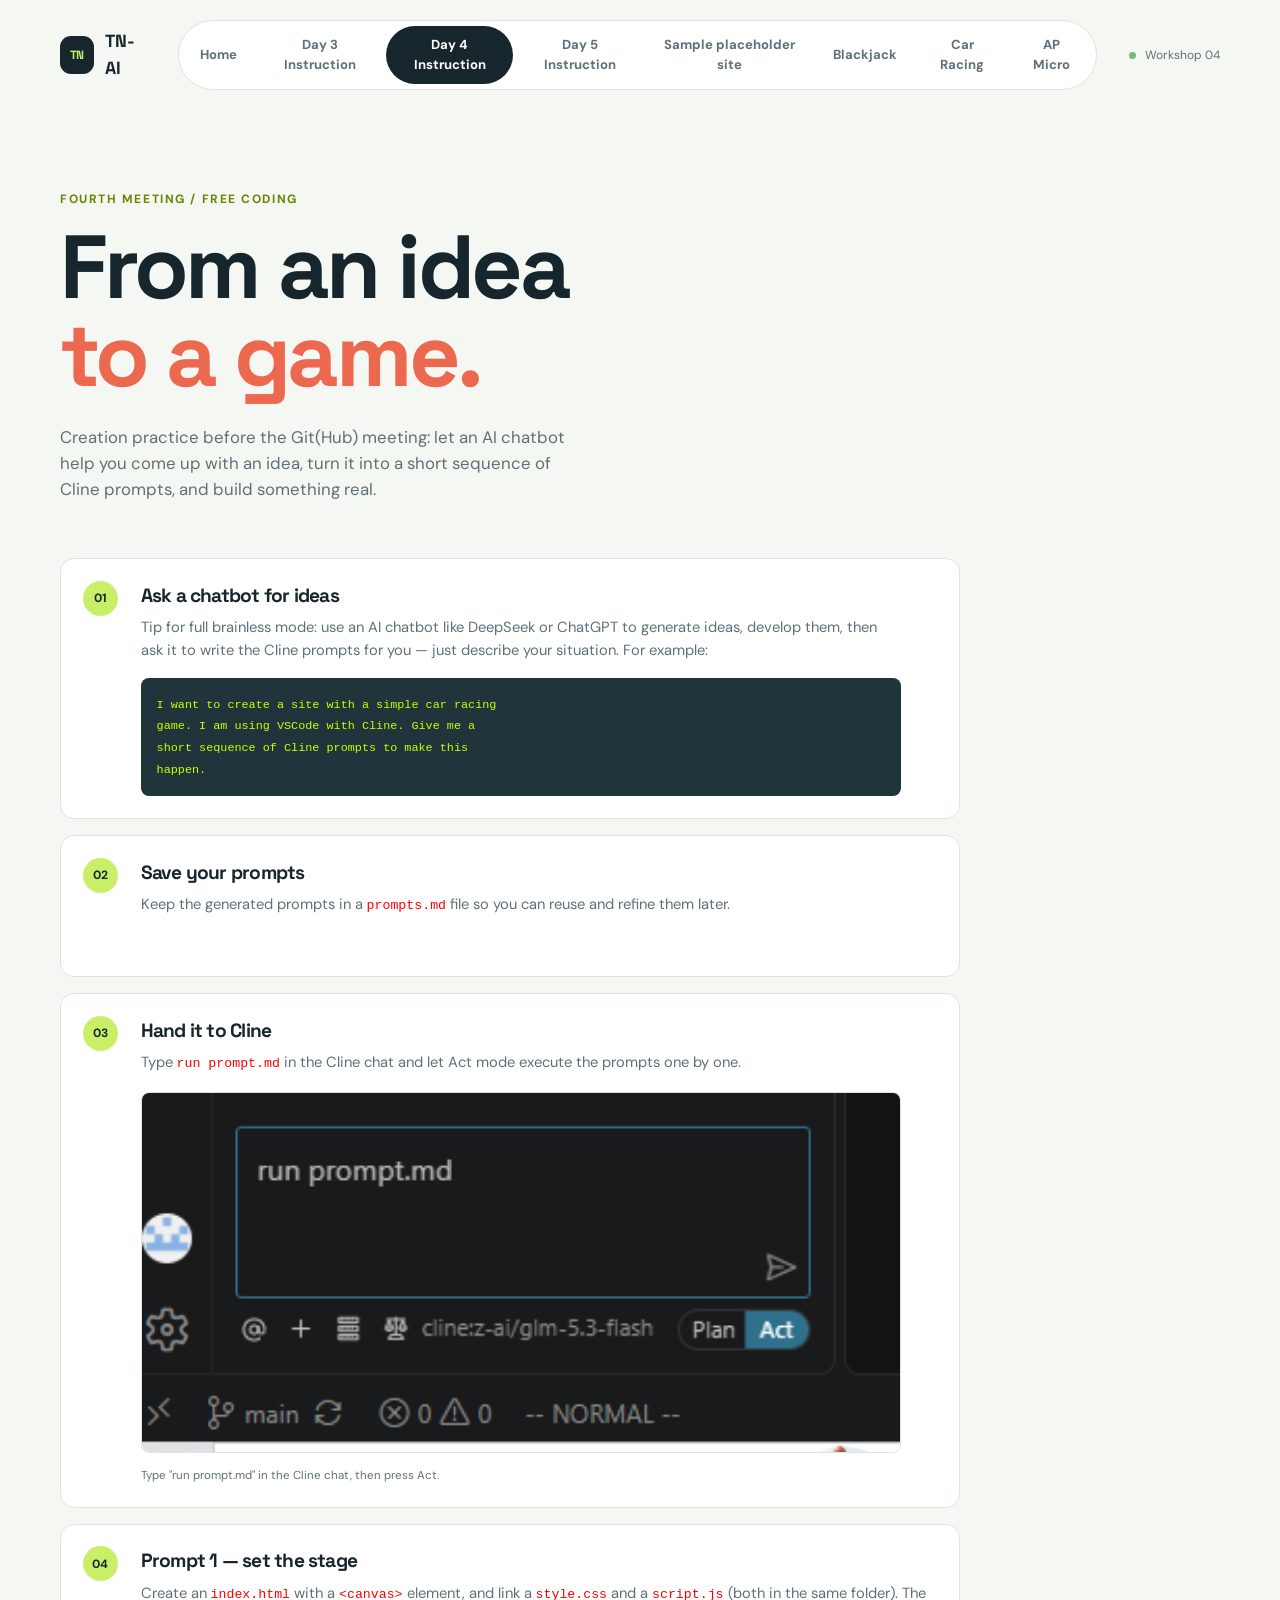
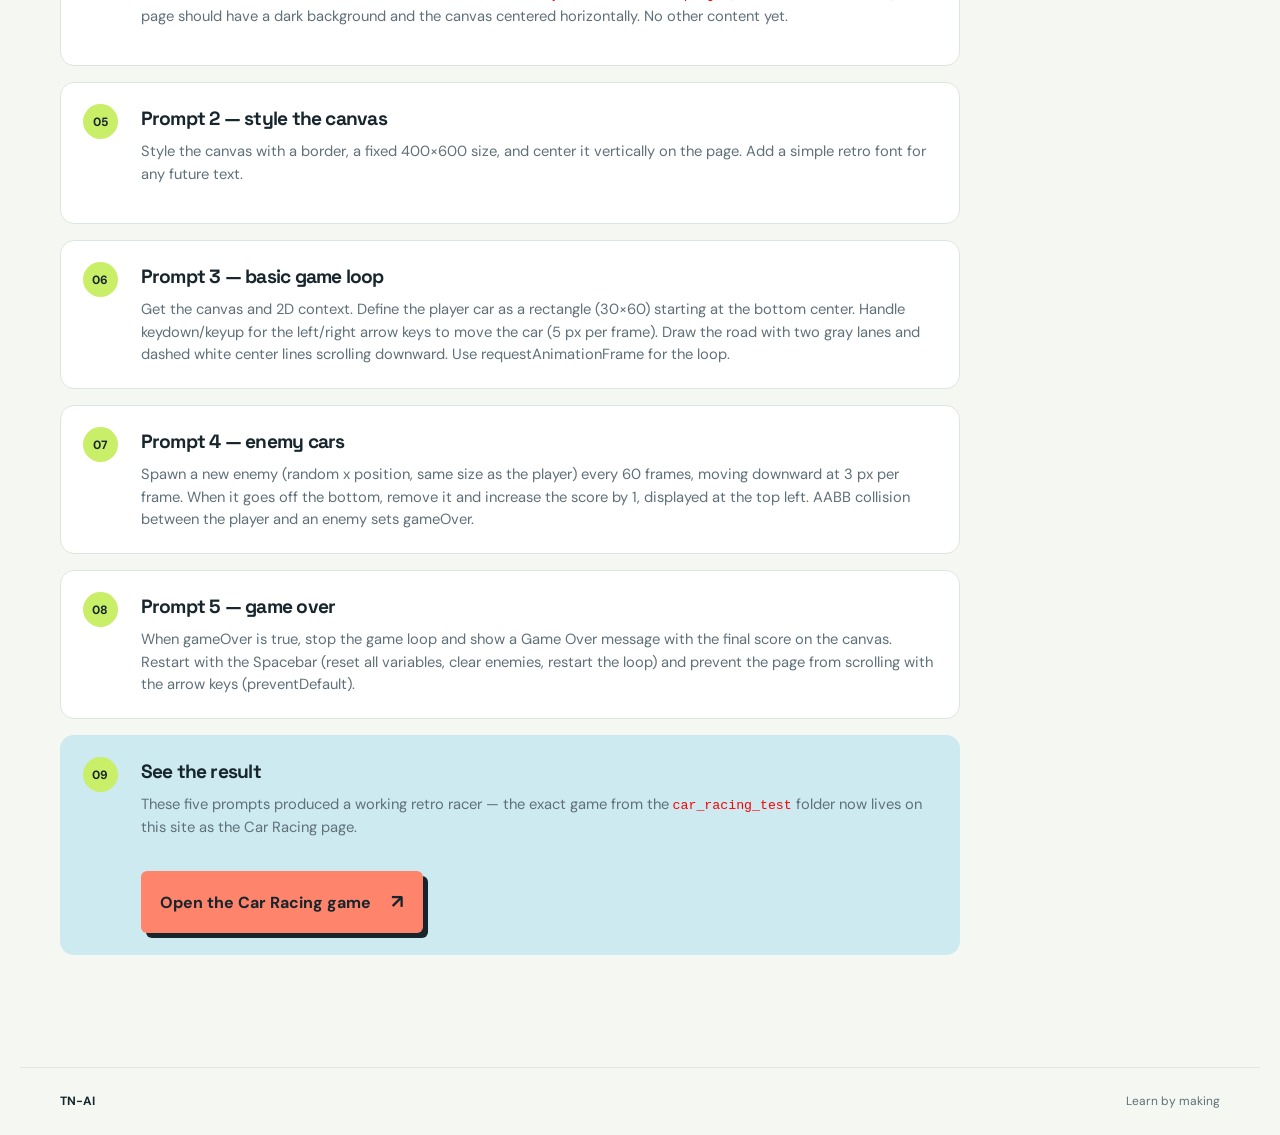
<file: index.html>
<!DOCTYPE html>
<html lang="en">
  <head>
    <meta charset="UTF-8" />
    <meta name="viewport" content="width=device-width, initial-scale=1.0" />
    <title>TN-AI | Learn, build, experiment</title>
    <meta name="description" content="TN-AI workshop instructions and a sample site by Arsenii." />
    <link rel="preconnect" href="https://fonts.googleapis.com" />
    <link rel="preconnect" href="https://fonts.gstatic.com" crossorigin />
    <link href="https://fonts.googleapis.com/css2?family=DM+Sans:wght@400;500;700&family=Press+Start+2P&family=Space+Grotesk:wght@500;600;700&display=swap" rel="stylesheet" />
    <link rel="stylesheet" href="style.css" />
  </head>
  <body>
    <header class="site-header">
      <a class="brand" href="#home" aria-label="TN-AI home"><span class="brand-mark">TN</span><span>TN-AI</span></a>
      <nav class="site-nav" aria-label="Main navigation">
        <button class="nav-link" type="button" data-page="home" aria-pressed="false">Home</button>
        <button class="nav-link" type="button" data-page="instructions" aria-pressed="false">Day 3 Instruction</button>
        <button class="nav-link flash-green active" type="button" data-page="instructions-day4" aria-pressed="true">Day 4 Instruction</button>
        <button class="nav-link" type="button" data-page="instructions-day5" aria-pressed="false">Day 5 Instruction</button>
        <button class="nav-link" type="button" data-page="sample" aria-pressed="false">Sample placeholder site</button>
        <button class="nav-link" type="button" data-page="blackjack" aria-pressed="false">Blackjack</button>
        <button class="nav-link" type="button" data-page="carracing" aria-pressed="false">Car Racing</button>
        <button class="nav-link" type="button" data-page="apmicro" aria-pressed="false">AP Micro</button>
      </nav>
      <span class="header-status"><i></i> Workshop 04</span>
    </header>

    <main>
      <section id="home" class="page-panel home-panel" aria-labelledby="home-title">
        <div class="home-copy">
          <p class="kicker">TN-AI / Learn by making</p>
          <h1 id="home-title">Start with an idea.<br /><em>Build from there.</em></h1>
          <p class="intro-copy">A small workshop space for learning how AI tools, code, and curiosity can turn a blank folder into something real.</p>
          <div class="home-links">
            <div class="home-links-group">
              <p class="home-links-label">Workshop instructions</p>
              <div class="home-links-row">
                <button class="home-link" type="button" data-page="instructions"><small>Day 3</small>Tools + Cline setup</button>
                <button class="home-link flash-green" type="button" data-page="instructions-day4"><small>Day 4</small>Free coding practice</button>
                <button class="home-link" type="button" data-page="instructions-day5"><small>Day 5</small>Git(Hub) versions</button>
              </div>
            </div>
            <div class="home-links-group">
              <p class="home-links-label">Made in the workshop</p>
              <div class="home-links-row">
                <button class="home-link" type="button" data-page="sample"><small>Sample site</small>Random greetings</button>
                <button class="home-link" type="button" data-page="apmicro"><small>Flashcards</small>AP Micro / Unit 1</button>
                <button class="home-link" type="button" data-page="carracing"><small>Car Racing</small>Canvas game</button>
                <button class="home-link" type="button" data-page="blackjack"><small>Blackjack</small>Beat the dealer</button>
              </div>
            </div>
          </div>
        </div>
        <div class="home-note"><span class="note-index">04</span><div><strong>Today's focus</strong><p>Free coding practice: turn an idea into Cline prompts and build something real — like the car racing game.</p></div></div>
      </section>

      <section id="instructions" class="page-panel" aria-labelledby="instructions-title">
        <div class="page-intro">
          <p class="kicker">Third meeting / 10 steps</p>
          <h1 id="instructions-title">From a blank folder<br /><em>to a live site.</em></h1>
          <p class="intro-copy">A practical guide to setting up your tools, working with Cline, and publishing your first creative experiment.</p>
        </div>
        <div class="instruction-grid">
          <article class="instruction-card"><div class="step-number">01</div><div><h2>Install VS Code</h2><p>Download and install Visual Studio Code.</p></div></article>
          <article class="instruction-card has-media"><div class="step-number">02</div><div><h2>Install Cline</h2><p>Install the Cline extension. It is easier to set up than Continue for this session.</p><figure><img src="instruction-3/image.png" alt="Cline extension in the VS Code extensions view" loading="lazy" /><figcaption>Find Cline in the Extensions view.</figcaption></figure></div></article>
          <article class="instruction-card"><div class="step-number">03</div><div><h2>Connect your account</h2><p>Register with your school email, agree to everything, and choose the free GLM-5.3-Flash model.</p></div></article>
          <article class="instruction-card"><div class="step-number">04</div><div><h2>Create a project folder</h2><p>Create a new folder in your preferred work directory, then open it in VS Code.</p></div></article>
          <article class="instruction-card prompt-card"><div class="step-number">05</div><div><h2>Create <code>prompts.md</code></h2><p>Add this starter request to the new file.</p><pre><code># My Site Project
- Create a placeholder site using html+css+javascripts.
- Don't use fancy graphics [will be changed later].
- Input greeting for me. My name is Input Name.
- Create a button that gives random greeting.</code></pre></div></article>
          <article class="instruction-card has-media"><div class="step-number">06</div><div><h2>Ask Cline to execute it</h2><p>Give Cline the file and let it generate the starter project.</p><figure><img src="instruction-3/image-1.png" alt="Cline reading and executing the prompts markdown file" loading="lazy" /><figcaption>Ask Cline to execute the prompt.</figcaption></figure></div></article>
          <article class="instruction-card has-media"><div class="step-number">07</div><div><h2>Install Live Server</h2><p>Install the Live Server extension to preview your project quickly.</p><figure><img src="instruction-3/image-2.png" alt="Live Server extension in the VS Code extensions view" loading="lazy" /><figcaption>Install Live Server.</figcaption></figure></div></article>
          <article class="instruction-card has-media"><div class="step-number">08</div><div><h2>Preview your site</h2><p>Right-click the generated <code>index.html</code> and choose Open with Live Server.</p><figure><img src="instruction-3/image-3.png" alt="Open with Live Server option in the VS Code context menu" loading="lazy" /><figcaption>Open the generated page.</figcaption></figure></div></article>
          <article class="instruction-card closing-card"><div class="step-number">09</div><div><h2>Make it yours</h2><p>Change the text, colours, and layout. Small edits are already creative decisions.</p></div></article>
          <article class="instruction-card closing-card"><div class="step-number">10</div><div><h2>Enjoy the experiment</h2><p>Keep exploring. The fastest way to learn is to make something you want to see.</p></div></article>
        </div>
      </section>

      <section id="instructions-day4" class="page-panel active" aria-labelledby="instructions-day4-title">
        <div class="page-intro">
          <p class="kicker">Fourth meeting / Free coding</p>
          <h1 id="instructions-day4-title">From an idea<br /><em>to a game.</em></h1>
          <p class="intro-copy">Creation practice before the Git(Hub) meeting: let an AI chatbot help you come up with an idea, turn it into a short sequence of Cline prompts, and build something real.</p>
        </div>
        <div class="instruction-grid instruction-grid-single">
          <article class="instruction-card prompt-card"><div class="step-number">01</div><div><h2>Ask a chatbot for ideas</h2><p>Tip for full brainless mode: use an AI chatbot like DeepSeek or ChatGPT to generate ideas, develop them, then ask it to write the Cline prompts for you — just describe your situation. For example:</p><pre><code>I want to create a site with a simple car racing
game. I am using VSCode with Cline. Give me a
short sequence of Cline prompts to make this
happen.</code></pre></div></article>
          <article class="instruction-card"><div class="step-number">02</div><div><h2>Save your prompts</h2><p>Keep the generated prompts in a <code>prompts.md</code> file so you can reuse and refine them later.</p></div></article>
          <article class="instruction-card has-media"><div class="step-number">03</div><div><h2>Hand it to Cline</h2><p>Type <code>run prompt.md</code> in the Cline chat and let Act mode execute the prompts one by one.</p><figure><img src="instruction-4/image.png" alt="Cline chat input in VS Code with 'run prompt.md' typed in" loading="lazy" /><figcaption>Type "run prompt.md" in the Cline chat, then press Act.</figcaption></figure></div></article>
          <article class="instruction-card"><div class="step-number">04</div><div><h2>Prompt 1 — set the stage</h2><p>Create an <code>index.html</code> with a <code>&lt;canvas&gt;</code> element, and link a <code>style.css</code> and a <code>script.js</code> (both in the same folder). The page should have a dark background and the canvas centered horizontally. No other content yet.</p></div></article>
          <article class="instruction-card"><div class="step-number">05</div><div><h2>Prompt 2 — style the canvas</h2><p>Style the canvas with a border, a fixed 400&times;600 size, and center it vertically on the page. Add a simple retro font for any future text.</p></div></article>
          <article class="instruction-card"><div class="step-number">06</div><div><h2>Prompt 3 — basic game loop</h2><p>Get the canvas and 2D context. Define the player car as a rectangle (30&times;60) starting at the bottom center. Handle keydown/keyup for the left/right arrow keys to move the car (5 px per frame). Draw the road with two gray lanes and dashed white center lines scrolling downward. Use requestAnimationFrame for the loop.</p></div></article>
          <article class="instruction-card"><div class="step-number">07</div><div><h2>Prompt 4 — enemy cars</h2><p>Spawn a new enemy (random x position, same size as the player) every 60 frames, moving downward at 3 px per frame. When it goes off the bottom, remove it and increase the score by 1, displayed at the top left. AABB collision between the player and an enemy sets gameOver.</p></div></article>
          <article class="instruction-card"><div class="step-number">08</div><div><h2>Prompt 5 — game over</h2><p>When gameOver is true, stop the game loop and show a Game Over message with the final score on the canvas. Restart with the Spacebar (reset all variables, clear enemies, restart the loop) and prevent the page from scrolling with the arrow keys (preventDefault).</p></div></article>
          <article class="instruction-card closing-card"><div class="step-number">09</div><div><h2>See the result</h2><p>These five prompts produced a working retro racer — the exact game from the <code>car_racing_test</code> folder now lives on this site as the Car Racing page.</p><button class="primary-button example-button" type="button" data-page="carracing">Open the Car Racing game <span aria-hidden="true">&#8599;</span></button></div></article>
        </div>
      </section>

      <section id="instructions-day5" class="page-panel" aria-labelledby="instructions-day5-title">
        <div class="page-intro">
          <p class="kicker">Fifth meeting / 8 steps</p>
          <h1 id="instructions-day5-title">Git(hub): <em>keep every version.</em></h1>
          <p class="intro-copy">Whether you program the old way or with an AI agent, GitHub is a must in modern development: keep track of project versions so you can revert unwanted changes, share your project with everybody, and collaborate with others — all through the professional standard for modern coders.</p>
        </div>
        <div class="instruction-grid">
          <article class="instruction-card"><div class="step-number">01</div><div><h2>Log into GitHub</h2><p>Open github.com in your browser and log in to your account.</p></div></article>
          <article class="instruction-card has-media"><div class="step-number">02</div><div><h2>Check you are logged in inside VS Code</h2><p>Make sure you are logged in to GitHub in VS Code — look at the bottom-left corner of the window.</p><figure><img src="instruction-5/image.png" alt="GitHub account name in the bottom-left corner of VS Code" loading="lazy" /><figcaption>Your account in the VS Code status bar.</figcaption></figure></div></article>
          <article class="instruction-card has-media"><div class="step-number">03</div><div><h2>Publish to GitHub</h2><p>Click the GitHub icon on the left panel, then press "Publish to GitHub".</p><figure><img src="instruction-5/image-2.png" alt="GitHub icon in the VS Code side panel with the Publish to GitHub button" loading="lazy" /><figcaption>Publish your project from the GitHub panel.</figcaption></figure></div></article>
          <article class="instruction-card has-media"><div class="step-number">04</div><div><h2>Confirm at the top</h2><p>Confirm publishing at the top of the screen. Note: choose a private repository so it can be published on free site hosting later — and never reveal private information in it.</p><figure><img src="instruction-5/image-1.png" alt="Publish to GitHub confirmation bar at the top of VS Code" loading="lazy" /><figcaption>Confirm the repository name and visibility.</figcaption></figure></div></article>
          <article class="instruction-card has-media"><div class="step-number">05</div><div><h2>Commit and push</h2><p>When you like the changes to your site, commit and push them on GitHub. The changes can always be rolled back.</p><figure><img src="instruction-5/image-4.png" alt="Commit and push controls in VS Code" loading="lazy" /><figcaption>Commit and push your changes.</figcaption></figure></div></article>
          <article class="instruction-card has-media"><div class="step-number">06</div><div><h2>Roll back when needed</h2><p>Rolling back can be a bit complicated. Ask Cline: <code>reset to [insert hash code, see screenshot], push to github</code> — or call Mr. Arsenii for help.</p><figure><img src="instruction-5/image-6.png" alt="Commit history with the hash code used for resetting" loading="lazy" /><figcaption>Find the hash code of the commit to reset to.</figcaption></figure></div></article>
          <article class="instruction-card closing-card"><div class="step-number">07</div><div><h2>Publish your site</h2><p>From GitHub it is easy to publish your site for everybody to test: make the project public through Settings, then publish the site through Settings &rarr; Pages.</p></div></article>
          <article class="instruction-card closing-card"><div class="step-number">08</div><div><h2>Keep building</h2><p>Tip for full brainless mode: use an AI chatbot like DeepSeek or ChatGPT to generate ideas, develop them, then generate Cline prompts — just describe your situation, e.g. "I want to create a site with a simple car racing game. I am using VSCode with Cline. Give me a short sequence of Cline prompts to make this happen." Save the prompts in <code>prompts.md</code> for later reference.</p></div></article>
        </div>
      </section>

      <section id="sample" class="page-panel sample-panel" aria-labelledby="sample-title">
        <div class="sample-copy"><p class="kicker">Generated starter / Arsenii</p><h1 id="sample-title">Hello, <em>Arsenii.</em></h1><p class="intro-copy">This is a small placeholder site made from the Day 3 prompt. It starts simple so the next idea has somewhere to go.</p><button id="greeting-button" class="primary-button" type="button">Give me a random greeting <span aria-hidden="true">↗</span></button><p id="greeting-output" class="greeting-output" role="status" aria-live="polite">Your next greeting is waiting.</p></div>
        <div class="sample-window" aria-label="Sample placeholder site preview"><div class="window-bar"><span></span><span></span><span></span><small>arsenii-site / index.html</small></div><div class="window-content"><p class="window-label">A tiny beginning</p><div class="window-avatar">A</div><h2>Make something<br /><em>worth opening.</em></h2><div class="window-line"></div><p>HTML. CSS. JavaScript.<br />One idea at a time.</p></div></div>
      </section>

      <section id="blackjack" class="page-panel blackjack-panel" aria-labelledby="blackjack-title">
        <div class="blackjack-copy">
          <p class="kicker">Blackjack / Minimal casino</p>
          <h1 id="blackjack-title">Hello to <em>Terry!</em></h1>
          <p class="intro-copy">Pull up a chair, Terry. Beat the dealer without going over 21 — aces count as 1 or 11, and blackjack pays 3 to 2.</p>
          <p class="chip-status">Terry's chips<strong id="chips-value">100</strong></p>
        </div>
        <div class="blackjack-table" role="group" aria-label="Blackjack table">
          <div class="window-bar"><span></span><span></span><span></span><small>terry-casino / blackjack</small></div>
          <div class="table-content">
            <div class="hand-block">
              <p class="hand-label">Dealer <span id="dealer-score" class="hand-score"></span></p>
              <div id="dealer-cards" class="card-row"></div>
            </div>
            <p id="game-status" class="game-status" role="status" aria-live="polite">Welcome to the table, Terry. Each deal costs 10 chips.</p>
            <div class="hand-block">
              <p class="hand-label">Terry <span id="player-score" class="hand-score"></span></p>
              <div id="player-cards" class="card-row"></div>
            </div>
            <div class="table-actions">
              <button id="deal-button" class="table-button deal" type="button">Deal <small>10 chips</small></button>
              <button id="hit-button" class="table-button" type="button" disabled>Hit</button>
              <button id="stand-button" class="table-button" type="button" disabled>Stand</button>
            </div>
          </div>
        </div>
      </section>

      <section id="carracing" class="page-panel carracing-panel" aria-labelledby="carracing-title">
        <div class="racing-copy">
          <p class="kicker">Car Racing / Canvas game</p>
          <h1 id="carracing-title">Dodge the <em>traffic.</em></h1>
          <p class="intro-copy">A retro canvas racer built with five Cline prompts (see <code>car_racing_test/prompts.md</code>). Steer with the arrow keys and pass as many cars as you can — every car that leaves the screen is a point. Crash and press Space to restart.</p>
          <div class="racing-controls">
            <span><kbd>&#8592;</kbd><kbd>&#8594;</kbd> Steer</span>
            <span><kbd>Space</kbd> Restart</span>
          </div>
        </div>
        <div class="racing-game" role="group" aria-label="Car racing game">
          <div class="window-bar"><span></span><span></span><span></span><small>car_racing_test / index.html</small></div>
          <div class="racing-screen">
            <canvas id="gameCanvas" width="400" height="600"></canvas>
          </div>
        </div>
      </section>

      <section id="apmicro" class="page-panel apmicro-panel" aria-labelledby="apmicro-title">
        <div class="page-intro">
          <p class="kicker">AP Microeconomics / Unit 1</p>
          <h1 id="apmicro-title">Basic <em>Economics</em> Concepts.</h1>
          <p class="intro-copy">Note: This is AI vibe-coded as an experiment, the cards are not edited by human (although they are not too bad) - Arsenii. The terms that run the whole course — scarcity, opportunity cost, trade, and the PPC. Click a card (or press Space) to flip it, move with the arrows, and shuffle when the order feels too familiar.</p>
        </div>
        <div class="flashcard-study" data-flashcards data-deck="apmicro-unit-1">
          <div class="window-bar"><span></span><span></span><span></span><small data-role="deck-meta">ap-micro / unit-1</small></div>
          <div class="study-content">
            <p class="study-status" role="status" aria-live="polite"><span data-role="progress">Card 1 of 32</span><button class="study-reset" type="button" data-role="reset">Reset deck</button></p>
            <div class="flashcard-scene">
              <button class="flashcard" type="button" data-role="card" aria-pressed="false" aria-label="Flashcard. Press to flip between term and definition.">
                <span class="flashcard-face flashcard-front"><small>Term</small><strong data-role="front"></strong></span>
                <span class="flashcard-face flashcard-back"><small>Definition</small><strong data-role="back"></strong></span>
              </button>
            </div>
            <div class="study-actions">
              <button class="table-button" type="button" data-role="prev">&#8592; Prev<small>Arrow key</small></button>
              <button class="table-button deal" type="button" data-role="flip" aria-pressed="false">Flip card<small>Space / F</small></button>
              <button class="table-button" type="button" data-role="next">Next &#8594;<small>Arrow key</small></button>
              <button class="table-button" type="button" data-role="shuffle">Shuffle<small>New order</small></button>
            </div>
            <p class="study-hint">Definitions follow the College Board AP Microeconomics Unit 1 topics. Deck data lives in <code>flashcards-data.js</code>.</p>
          </div>
        </div>
      </section>
    </main>
    <footer><span>TN-AI</span><span>Learn by making</span></footer>
    <script src="flashcards-data.js"></script>
    <script src="flashcards.js"></script>
    <script src="car-racing.js"></script>
    <script src="script.js"></script>
  </body>
</html>
</file>
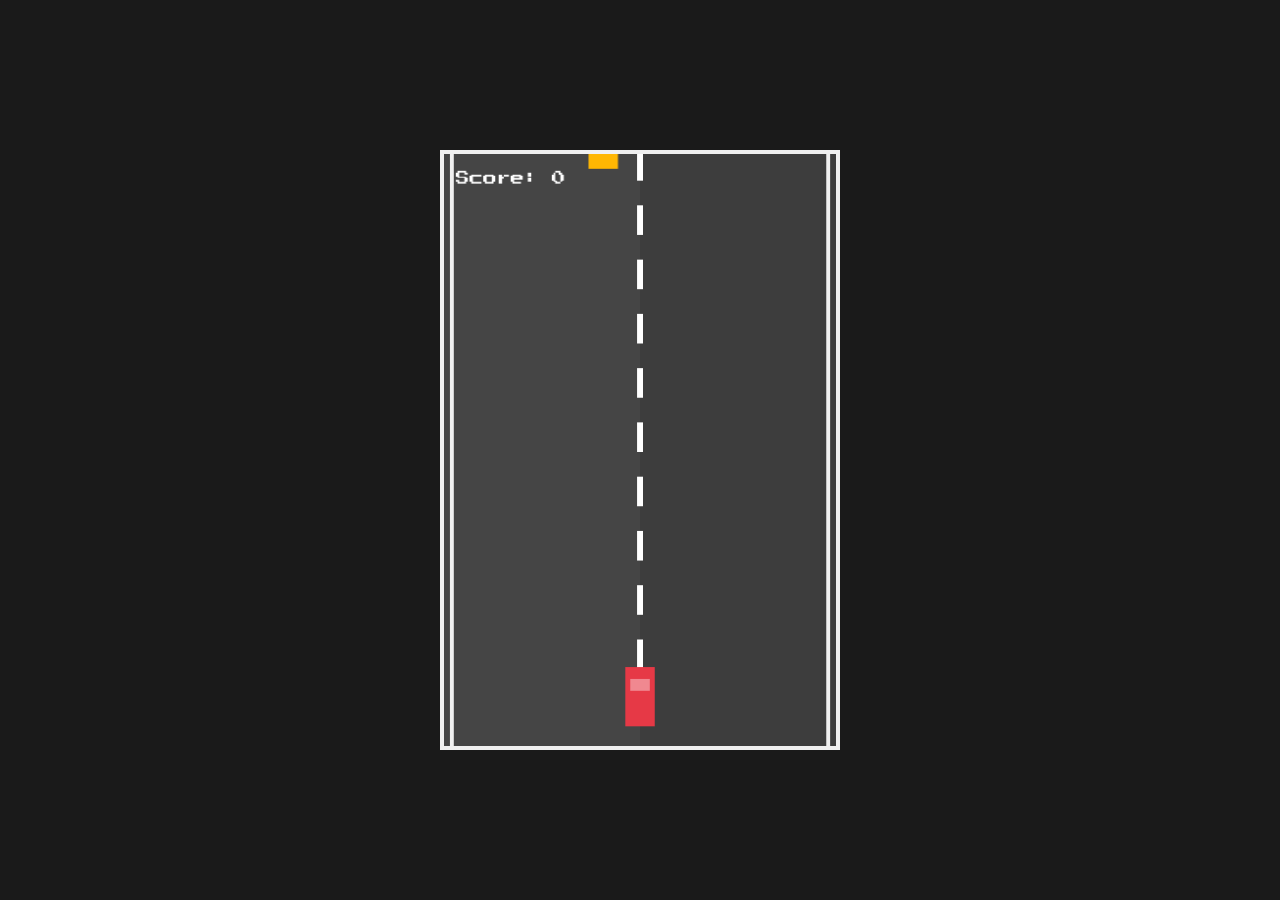
<file: car_racing_test/index.html>
<!DOCTYPE html>
<html lang="en">
<head>
    <meta charset="UTF-8">
    <meta name="viewport" content="width=device-width, initial-scale=1.0">
    <title>Car Racing Game</title>
    <!-- Retro font for in-game / page text -->
    <link rel="preconnect" href="https://fonts.googleapis.com">
    <link rel="preconnect" href="https://fonts.gstatic.com" crossorigin>
    <link href="https://fonts.googleapis.com/css2?family=Press+Start+2P&display=swap" rel="stylesheet">
    <link rel="stylesheet" href="style.css">
</head>
<body>
    <canvas id="gameCanvas" width="400" height="600"></canvas>
    <script src="script.js"></script>
</body>
</html>
</file>
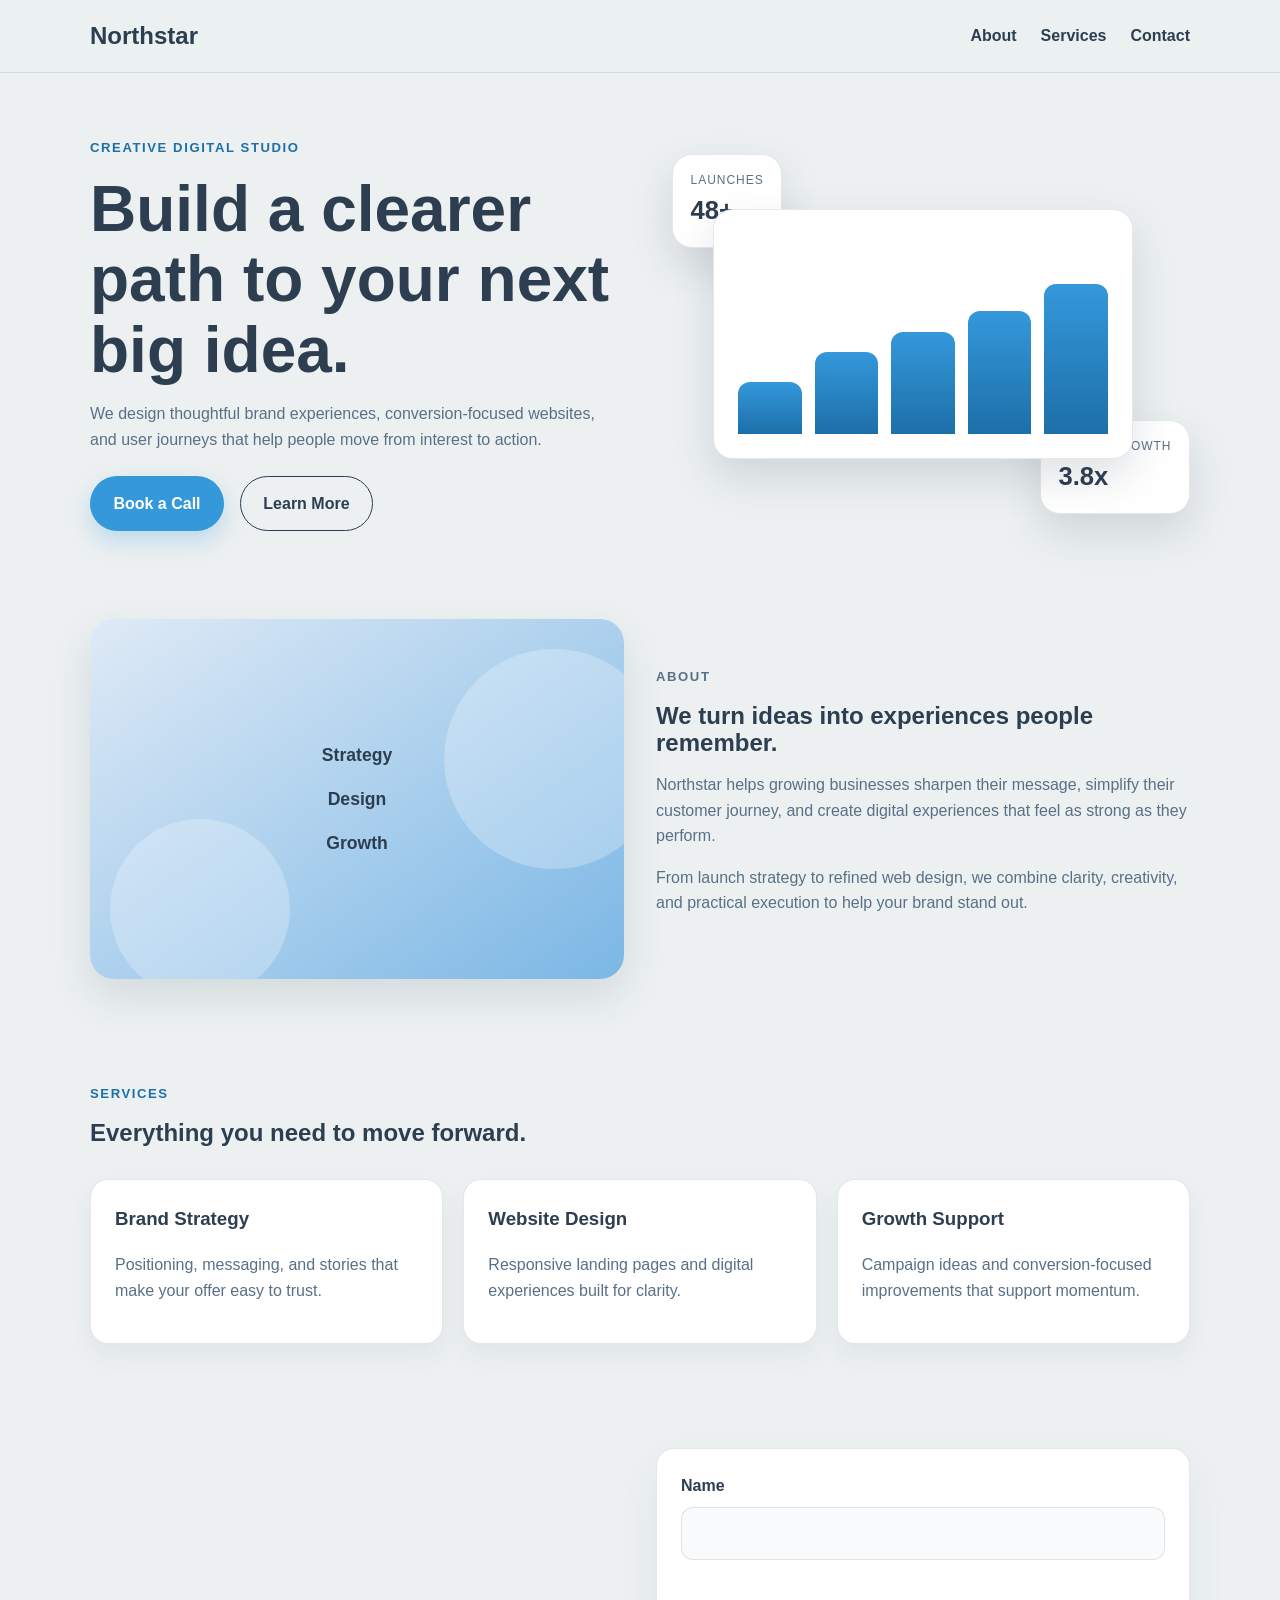
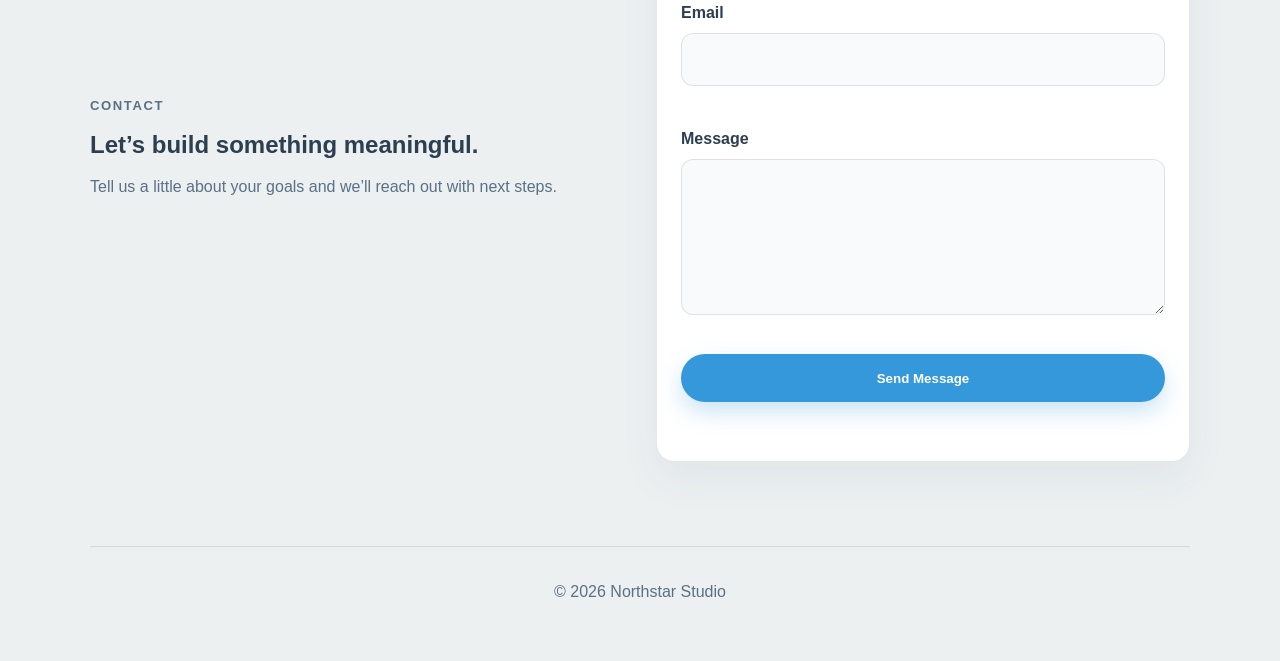
<file: root/index.html>
<!DOCTYPE html>
<html lang="en">
  <head>
    <meta charset="UTF-8" />
    <meta name="viewport" content="width=device-width, initial-scale=1.0" />
    <title>Northstar Studio</title>
    <meta
      name="description"
      content="A small interactive landing page for a digital studio."
    />
    <link rel="stylesheet" href="style.css" />
  </head>
  <body>
    <header class="site-header">
      <div class="container nav-shell">
        <a href="#top" class="logo" aria-label="Northstar Studio home">Northstar</a>

        <input type="checkbox" id="nav-toggle" class="nav-toggle" />
        <label for="nav-toggle" class="nav-toggle-label" aria-label="Toggle navigation">
          <span></span>
        </label>

        <nav class="site-nav" aria-label="Main navigation">
          <a href="#about">About</a>
          <a href="#services">Services</a>
          <a href="#contact">Contact</a>
        </nav>
      </div>
    </header>

    <main id="top">
      <section class="hero">
        <div class="container hero-content">
          <div class="hero-copy">
            <p class="eyebrow">Creative digital studio</p>
            <h1>Build a clearer path to your next big idea.</h1>
            <p class="hero-text">
              We design thoughtful brand experiences, conversion-focused websites,
              and user journeys that help people move from interest to action.
            </p>
            <div class="cta-group">
              <a class="btn btn-primary" href="#contact">Book a Call</a>
              <a class="btn btn-secondary" href="#about">Learn More</a>
            </div>
          </div>

          <div class="hero-visual" aria-hidden="true">
            <div class="stat-card stat-primary">
              <span class="card-label">Launches</span>
              <strong>48+</strong>
            </div>
            <div class="stat-card stat-secondary">
              <span class="card-label">Client growth</span>
              <strong>3.8x</strong>
            </div>
            <div class="dashboard-card">
              <div class="chart-bars">
                <span style="height: 35%"></span>
                <span style="height: 55%"></span>
                <span style="height: 68%"></span>
                <span style="height: 82%"></span>
                <span style="height: 100%"></span>
              </div>
            </div>
          </div>
        </div>
      </section>

      <section id="about" class="about">
        <div class="container about-grid">
          <div class="about-image">
            <div class="image-frame">
              <div class="image-content">
                <span>Strategy</span>
                <span>Design</span>
                <span>Growth</span>
              </div>
            </div>
          </div>

          <div class="about-copy">
            <p class="section-tag">About</p>
            <h2>We turn ideas into experiences people remember.</h2>
            <p>
              Northstar helps growing businesses sharpen their message, simplify
              their customer journey, and create digital experiences that feel as
              strong as they perform.
            </p>
            <p>
              From launch strategy to refined web design, we combine clarity,
              creativity, and practical execution to help your brand stand out.
            </p>
          </div>
        </div>
      </section>

      <section id="services" class="services">
        <div class="container">
          <p class="section-tag">Services</p>
          <h2>Everything you need to move forward.</h2>

          <div class="service-grid">
            <article class="service-card">
              <h3>Brand Strategy</h3>
              <p>Positioning, messaging, and stories that make your offer easy to trust.</p>
            </article>
            <article class="service-card">
              <h3>Website Design</h3>
              <p>Responsive landing pages and digital experiences built for clarity.</p>
            </article>
            <article class="service-card">
              <h3>Growth Support</h3>
              <p>Campaign ideas and conversion-focused improvements that support momentum.</p>
            </article>
          </div>
        </div>
      </section>

      <section id="contact" class="contact">
        <div class="container contact-wrap">
          <div class="contact-copy">
            <p class="section-tag">Contact</p>
            <h2>Let’s build something meaningful.</h2>
            <p>
              Tell us a little about your goals and we’ll reach out with next steps.
            </p>
          </div>

          <form id="contact-form" class="contact-form" novalidate>
            <div class="form-group">
              <label for="name">Name</label>
              <input id="name" name="name" type="text" required />
              <span class="error-message" data-error-for="name"></span>
            </div>

            <div class="form-group">
              <label for="email">Email</label>
              <input id="email" name="email" type="email" required />
              <span class="error-message" data-error-for="email"></span>
            </div>

            <div class="form-group">
              <label for="message">Message</label>
              <textarea id="message" name="message" rows="5" required></textarea>
              <span class="error-message" data-error-for="message"></span>
            </div>

            <button type="submit" class="btn btn-primary">Send Message</button>
            <p id="form-success" class="form-success" aria-live="polite"></p>
          </form>
        </div>
      </section>
    </main>

    <footer class="site-footer">
      <div class="container footer-inner">
        <p>© 2026 Northstar Studio</p>
      </div>
    </footer>

    <script src="script.js"></script>
  </body>
</html>
</file>
<file: style.css>
:root {
  --ink: #17252d;
  --muted: #607078;
  --paper: #f4f7f2;
  --card: #ffffff;
  --lime: #c9ef68;
  --coral: #ff846c;
  --line: #dce5df;
  --blue: #cceaf0;
}
* { box-sizing: border-box; }
html { scroll-behavior: smooth; }
body { margin: 0; min-width: 320px; background: var(--paper); color: var(--ink); font-family: 'DM Sans', sans-serif; line-height: 1.55; }
button, a { font: inherit; }
button { cursor: pointer; }
.site-header { display: flex; align-items: center; gap: 2rem; max-width: 1240px; margin: auto; padding: 1.25rem 2.5rem; }
.brand { display: flex; align-items: center; gap: 0.7rem; color: var(--ink); font-family: 'Space Grotesk', sans-serif; font-weight: 700; font-size: 1.1rem; text-decoration: none; }
.brand-mark { display: grid; place-items: center; width: 38px; height: 38px; border-radius: 11px; background: var(--ink); color: var(--lime); font-size: 0.75rem; letter-spacing: -0.05em; }
.site-nav { display: flex; gap: 0.25rem; margin: auto; padding: 0.3rem; border: 1px solid var(--line); border-radius: 999px; background: var(--card); }
.nav-link { border: 0; border-radius: 999px; padding: 0.55rem 1rem; background: transparent; color: var(--muted); font-size: 0.82rem; font-weight: 700; }
.nav-link:hover, .nav-link.active { background: var(--ink); color: white; }
.header-status { color: var(--muted); font-size: 0.75rem; white-space: nowrap; }.header-status i { display: inline-block; width: 7px; height: 7px; margin-right: 0.35rem; border-radius: 50%; background: #72bf70; }
main { max-width: 1240px; margin: auto; padding: 5rem 2.5rem 7rem; }.page-panel { display: none; animation: enter 0.45s ease both; }.page-panel.active { display: block; }
.page-intro { max-width: 780px; margin-bottom: 3.5rem; }.kicker { margin: 0 0 1rem; color: #668600; font-size: 0.75rem; font-weight: 700; letter-spacing: 0.13em; text-transform: uppercase; }
h1, h2 { font-family: 'Space Grotesk', sans-serif; letter-spacing: -0.04em; }h1 { margin: 0; font-size: clamp(3rem, 7vw, 6.7rem); line-height: 0.98; }h1 em, h2 em { color: #ec684f; font-style: normal; }.intro-copy { max-width: 530px; margin: 1.5rem 0 0; color: var(--muted); font-size: 1.05rem; }
.instruction-grid { display: grid; grid-template-columns: repeat(2, minmax(0, 1fr)); gap: 1rem; }.instruction-card { display: grid; grid-template-columns: 42px minmax(0, 1fr); gap: 1rem; min-height: 142px; padding: 1.35rem; border: 1px solid var(--line); border-radius: 14px; background: var(--card); }.instruction-card:hover { border-color: #a3c2a8; transform: translateY(-2px); transition: transform 0.2s ease, border-color 0.2s ease; }.step-number { display: grid; place-items: center; width: 35px; height: 35px; border-radius: 50%; background: var(--lime); color: var(--ink); font-size: 0.75rem; font-weight: 700; }.instruction-card h2 { margin: 0 0 0.35rem; font-size: 1.2rem; }.instruction-card p { margin: 0; color: var(--muted); font-size: 0.92rem; }code, pre { font-family: 'Courier New', monospace; }code { color: #ff0000; font-size: 0.9em; }pre code { color: #caff00; }figure { margin: 1.1rem 0 0; }figure img { width: 100%; border: 1px solid var(--line); border-radius: 8px; }figcaption { margin-top: 0.4rem; color: var(--muted); font-size: 0.72rem; }.has-media, .prompt-card { grid-column: span 2; }.has-media > div:last-child, .prompt-card > div:last-child { max-width: 760px; }pre { overflow-x: auto; margin: 1rem 0 0; padding: 1rem; border-radius: 8px; background: #20343b; color: #eaf7dc; font-size: 0.82rem; line-height: 1.65; }.closing-card { background: var(--blue); border-color: transparent; }
/* Home page link buttons */
.home-links { display: grid; gap: 1.75rem; margin-top: 2.5rem; }
.home-links-label { margin: 0; color: #668600; font-size: 0.72rem; font-weight: 700; letter-spacing: 0.13em; text-transform: uppercase; }
.home-links-row { display: flex; flex-wrap: wrap; gap: 0.75rem; }
.home-link { display: grid; gap: 0.25rem; justify-items: start; padding: 0.9rem 1.1rem; border: 1px solid var(--ink); border-radius: 12px; background: var(--card); color: var(--ink); font-family: 'Space Grotesk', sans-serif; font-weight: 700; text-align: left; box-shadow: 4px 4px 0 var(--ink); }
.home-link:hover { transform: translate(2px, 2px); box-shadow: 2px 2px 0 var(--ink); }
.home-link small { font-size: 0.66rem; letter-spacing: 0.1em; text-transform: uppercase; color: #ec684f; }
/* Example result button on instruction pages */
.example-button { margin-top: 1.25rem; }
.sample-panel { display: none; grid-template-columns: minmax(0, 0.85fr) minmax(350px, 1.15fr); gap: 7vw; align-items: center; min-height: 65vh; }.sample-panel.active { display: grid; }.sample-copy h1 { font-size: clamp(3.5rem, 7vw, 7.4rem); }.primary-button { margin-top: 2rem; border: 0; border-radius: 6px; padding: 1rem 1.2rem; background: var(--coral); color: var(--ink); font-weight: 700; box-shadow: 5px 5px 0 var(--ink); }.primary-button:hover { transform: translate(2px, 2px); box-shadow: 3px 3px 0 var(--ink); }.primary-button span { margin-left: 1rem; font-size: 1.2rem; }.greeting-output { min-height: 1.7rem; margin-top: 1.5rem; color: #668600; font-weight: 700; }
.sample-window { overflow: hidden; border: 1px solid var(--ink); border-radius: 14px; background: var(--card); box-shadow: 14px 16px 0 var(--ink); }.window-bar { display: flex; align-items: center; gap: 0.4rem; padding: 0.8rem 1rem; border-bottom: 1px solid var(--line); background: #eef3ed; }.window-bar span { width: 8px; height: 8px; border-radius: 50%; background: var(--coral); }.window-bar span:nth-child(2) { background: #f2c75c; }.window-bar span:nth-child(3) { background: #72bf70; }.window-bar small { margin-left: auto; color: var(--muted); font-family: 'Courier New', monospace; font-size: 0.7rem; }.window-content { min-height: 470px; padding: 3.5rem; background: var(--lime); }.window-label { margin: 0 0 4rem; font-size: 0.75rem; font-weight: 700; letter-spacing: 0.12em; text-transform: uppercase; }.window-avatar { display: grid; place-items: center; width: 55px; height: 55px; border-radius: 50%; background: var(--ink); color: var(--lime); font-family: 'Space Grotesk', sans-serif; font-size: 1.5rem; }.window-content h2 { margin: 1.2rem 0; font-size: clamp(2.3rem, 5vw, 4.5rem); line-height: 0.95; }.window-content h2 em { color: var(--coral); }.window-line { width: 75%; height: 1px; margin: 3rem 0 1rem; background: var(--ink); }.window-content > p:last-child { font-size: 0.9rem; }
footer { display: flex; justify-content: space-between; max-width: 1240px; margin: auto; padding: 1.5rem 2.5rem; border-top: 1px solid var(--line); color: var(--muted); font-size: 0.75rem; }footer span:first-child { color: var(--ink); font-weight: 700; }@keyframes enter { from { opacity: 0; transform: translateY(10px); } to { opacity: 1; transform: translateY(0); } }
@media (max-width: 760px) { .site-header { flex-wrap: wrap; padding: 1rem 1.25rem; gap: 1rem; }.site-nav { order: 3; width: 100%; justify-content: center; }.header-status { margin-left: auto; }main { padding: 3.5rem 1.25rem 5rem; }.instruction-grid { grid-template-columns: 1fr; }.has-media, .prompt-card { grid-column: span 1; }.sample-panel.active { display: flex; flex-direction: column; align-items: stretch; gap: 3rem; }.window-content { min-height: 390px; padding: 2rem; }.window-label { margin-bottom: 3rem; }footer { padding: 1.25rem; }}
@media (max-width: 480px) { .nav-link { flex: 1; padding: 0.55rem 0.45rem; font-size: 0.7rem; }.site-nav { display: grid; grid-template-columns: 1fr 1fr; }.header-status { font-size: 0.68rem; }h1 { font-size: 3.3rem; }.sample-copy h1 { font-size: 4rem; }.window-bar small { display: none; } }
.home-panel { min-height: 65vh; align-items: end; justify-content: space-between; gap: 4rem; }
.home-panel.active { display: flex; }
.home-copy { max-width: 790px; }
.home-copy h1 { font-size: clamp(3.5rem, 8vw, 7.8rem); }
.home-note { display: flex; gap: 1rem; align-items: flex-start; max-width: 270px; padding: 1.25rem 0; border-top: 1px solid var(--ink); }
.note-index { color: #ec684f; font-family: 'Space Grotesk', sans-serif; font-size: 1.5rem; font-weight: 700; }
.home-note strong { font-family: 'Space Grotesk', sans-serif; }
.home-note p { margin: 0.4rem 0 0; color: var(--muted); font-size: 0.85rem; }
@media (max-width: 760px) { .home-panel.active { display: flex; flex-direction: column; align-items: flex-start; justify-content: center; min-height: 70vh; gap: 3rem; } }
/* Blackjack */
.blackjack-panel { display: none; grid-template-columns: minmax(0, 0.9fr) minmax(340px, 1.1fr); gap: 6vw; align-items: center; min-height: 65vh; }
.blackjack-panel.active { display: grid; }
.blackjack-copy h1 { font-size: clamp(3rem, 6.5vw, 6.2rem); }
.chip-status { display: inline-block; margin-top: 1.75rem; padding: 0.8rem 1.1rem; border: 1px solid var(--ink); border-radius: 999px; background: var(--card); font-weight: 700; }
.chip-status strong { margin-left: 0.35rem; font-family: 'Space Grotesk', sans-serif; color: #668600; }
.blackjack-table { overflow: hidden; border: 1px solid var(--ink); border-radius: 14px; background: var(--card); box-shadow: 14px 16px 0 var(--ink); }
.table-content { display: grid; gap: 1.1rem; padding: 1.75rem; background: var(--lime); }
.hand-block { display: grid; gap: 0.5rem; }
.hand-label { margin: 0; font-size: 0.78rem; font-weight: 700; letter-spacing: 0.1em; text-transform: uppercase; }
.hand-score { margin-left: 0.35rem; padding: 0.1rem 0.55rem; border-radius: 999px; background: var(--ink); color: var(--lime); font-family: 'Courier New', monospace; }
.hand-score:empty { display: none; }
.card-row { display: flex; flex-wrap: wrap; gap: 0.5rem; min-height: 96px; }
.playing-card { position: relative; display: grid; place-items: center; width: 66px; height: 96px; border: 1px solid var(--ink); border-radius: 8px; background: var(--card); box-shadow: 3px 3px 0 rgba(23, 37, 45, 0.25); font-family: 'Space Grotesk', sans-serif; }
.playing-card .card-pip { font-size: 2rem; }
.playing-card .card-corner { position: absolute; top: 6px; left: 8px; font-size: 0.72rem; font-weight: 700; line-height: 1; }
.playing-card .card-corner.bottom { top: auto; right: 8px; bottom: 6px; left: auto; transform: rotate(180deg); }
.playing-card.red { color: #e0553c; }
.playing-card.face-down { background: repeating-linear-gradient(45deg, var(--ink) 0 6px, #24363f 6px 12px); }
.game-status { min-height: 1.4rem; margin: 0; color: var(--ink); font-weight: 700; }
.table-actions { display: flex; gap: 0.6rem; }
.table-button { flex: 1; border: 1px solid var(--ink); border-radius: 6px; padding: 0.7rem 0.9rem; background: var(--card); color: var(--ink); font-weight: 700; box-shadow: 3px 3px 0 var(--ink); }
.table-button:hover:not(:disabled) { transform: translate(1px, 1px); box-shadow: 2px 2px 0 var(--ink); }
.table-button:disabled { opacity: 0.45; cursor: not-allowed; box-shadow: none; }
.table-button.deal { background: var(--coral); }
.table-button small { display: block; font-size: 0.62rem; font-weight: 500; }
@media (max-width: 760px) { .blackjack-panel.active { display: flex; flex-direction: column; align-items: stretch; gap: 3rem; } .blackjack-table { box-shadow: 8px 10px 0 var(--ink); } }
@media (max-width: 480px) { .playing-card { width: 54px; height: 78px; } .card-row { min-height: 78px; } .playing-card .card-pip { font-size: 1.5rem; } .table-actions { flex-wrap: wrap; } .table-button { min-width: 96px; } }
/* AP Micro flashcards */
.apmicro-panel h1 { font-size: clamp(2.8rem, 6vw, 5.6rem); }
.flashcard-study { max-width: 820px; margin: 0 auto; overflow: hidden; border: 1px solid var(--ink); border-radius: 14px; background: var(--card); box-shadow: 14px 16px 0 var(--ink); }
.study-content { display: grid; gap: 1.25rem; padding: 1.75rem; background: var(--lime); }
.study-status { display: flex; align-items: center; justify-content: space-between; gap: 1rem; margin: 0; font-size: 0.8rem; font-weight: 700; letter-spacing: 0.1em; text-transform: uppercase; }
.study-reset { border: 1px solid var(--ink); border-radius: 999px; padding: 0.3rem 0.7rem; background: var(--card); color: var(--ink); font-size: 0.66rem; font-weight: 700; letter-spacing: 0.1em; text-transform: uppercase; box-shadow: 2px 2px 0 var(--ink); }
.study-reset:hover { transform: translate(1px, 1px); box-shadow: 1px 1px 0 var(--ink); }
.flashcard-scene { perspective: 1400px; }
.flashcard { position: relative; display: block; width: 100%; min-height: 330px; padding: 0; border: 0; background: transparent; text-align: left; cursor: pointer; transform-style: preserve-3d; transition: transform 0.55s ease; }
.flashcard.is-flipped { transform: rotateY(180deg); }
.flashcard:focus-visible { outline: 3px solid var(--coral); outline-offset: 4px; }
.flashcard-face { position: absolute; inset: 0; display: flex; flex-direction: column; justify-content: center; gap: 0.7rem; padding: 2.2rem; border: 1px solid var(--ink); border-radius: 12px; box-shadow: 6px 6px 0 rgba(23, 37, 45, 0.18); backface-visibility: hidden; -webkit-backface-visibility: hidden; overflow: auto; }
.flashcard-front { background: var(--card); color: var(--ink); }
.flashcard-back { background: var(--ink); color: var(--paper); transform: rotateY(180deg); }
.flashcard-face small { font-size: 0.7rem; font-weight: 700; letter-spacing: 0.12em; text-transform: uppercase; opacity: 0.6; }
.flashcard-back small { color: var(--lime); opacity: 1; }
.flashcard-face strong { font-family: 'Space Grotesk', sans-serif; font-size: clamp(1.35rem, 2.6vw, 1.9rem); line-height: 1.3; letter-spacing: -0.02em; }
.study-actions { display: flex; gap: 0.6rem; }
.study-hint { margin: 0; color: rgba(23, 37, 45, 0.75); font-size: 0.78rem; }
.study-hint code { color: var(--ink); font-size: 0.75rem; }
@media (max-width: 760px) { .flashcard-study { box-shadow: 8px 10px 0 var(--ink); } .study-content { padding: 1.25rem; } .flashcard { min-height: 300px; } }
@media (max-width: 480px) { .study-actions { flex-wrap: wrap; } .study-actions .table-button { min-width: 46%; } .flashcard { min-height: 280px; } .flashcard-face { padding: 1.4rem; } }
/* Car Racing */
.carracing-panel { display: none; grid-template-columns: minmax(0, 0.9fr) minmax(340px, 1.1fr); gap: 6vw; align-items: center; min-height: 65vh; }
.carracing-panel.active { display: grid; }
.racing-copy h1 { font-size: clamp(3rem, 6.5vw, 6.2rem); }
.racing-controls { display: flex; flex-wrap: wrap; gap: 0.6rem 1.5rem; margin-top: 1.75rem; }
.racing-controls span { display: inline-flex; align-items: center; gap: 0.45rem; color: var(--muted); font-size: 0.8rem; font-weight: 700; }
.racing-controls kbd { padding: 0.2rem 0.55rem; border: 1px solid var(--ink); border-bottom-width: 3px; border-radius: 6px; background: var(--card); color: var(--ink); font-family: 'Courier New', monospace; font-size: 0.72rem; }
.racing-game { overflow: hidden; border: 1px solid var(--ink); border-radius: 14px; background: var(--card); box-shadow: 14px 16px 0 var(--ink); }
.racing-screen { display: flex; justify-content: center; padding: 1.75rem; background: #1a1a1a; }
#gameCanvas { display: block; width: min(400px, 100%); height: auto; border: 4px solid #f0f0f0; background: #1a1a1a; }
@media (max-width: 760px) { .carracing-panel.active { display: flex; flex-direction: column; align-items: stretch; gap: 3rem; } .racing-game { box-shadow: 8px 10px 0 var(--ink); } .racing-screen { padding: 1rem; } }
/* Day 4 "we are here" flashing buttons */
@keyframes flash-green {
  0%, 100% { background: #72bf70; color: var(--ink); }
  50% { background: var(--card); color: var(--muted); }
}
.nav-link.flash-green:not(.active),
.home-link.flash-green:not(.active) { animation: flash-green 1.2s ease-in-out infinite; }
@media (prefers-reduced-motion: reduce) { .nav-link.flash-green:not(.active), .home-link.flash-green:not(.active) { animation: none; background: #72bf70; color: var(--ink); } }
/* Day 4: parts stacked top to bottom */
.instruction-grid-single { grid-template-columns: 1fr; max-width: 900px; }
.instruction-grid-single .has-media, .instruction-grid-single .prompt-card { grid-column: auto; }
</file>
<file: car_racing_test/style.css>
/* ===== Prompt 1: dark background, canvas centered horizontally ===== */
* {
    margin: 0;
    padding: 0;
    box-sizing: border-box;
}

body {
    background-color: #1a1a1a; /* dark background */
    /* ===== Prompt 2: retro font for any future text ===== */
    font-family: 'Press Start 2P', 'Courier New', monospace;
    display: flex;
    justify-content: center; /* horizontal centering */
    align-items: center;     /* ===== Prompt 2: vertical centering ===== */
    min-height: 100vh;
}

/* ===== Prompt 2: bordered canvas, fixed size ===== */
canvas {
    border: 4px solid #f0f0f0;
    width: 400px;
    height: 600px;
    display: block;
}
</file>
<file: root/style.css>
:root {
  --navy: #2c3e50;
  --cloud: #ecf0f1;
  --sky: #3498db;
  --sky-dark: #1d6fa8;
  --text: #243342;
  --muted: #597086;
  --white: #ffffff;
  --shadow: rgba(44, 62, 80, 0.15);
  --border: rgba(44, 62, 80, 0.12);
}

* {
  box-sizing: border-box;
}

html {
  scroll-behavior: smooth;
}

body {
  margin: 0;
  font-family: Arial, Helvetica, sans-serif;
  background: var(--cloud);
  color: var(--text);
  line-height: 1.6;
}

a {
  color: inherit;
  text-decoration: none;
}

img {
  max-width: 100%;
  display: block;
}

.container {
  width: min(1100px, calc(100% - 2rem));
  margin: 0 auto;
}

.site-header {
  position: sticky;
  top: 0;
  z-index: 20;
  background: rgba(236, 240, 241, 0.9);
  backdrop-filter: blur(8px);
  border-bottom: 1px solid var(--border);
}

.nav-shell {
  position: relative;
  display: flex;
  align-items: center;
  justify-content: space-between;
  min-height: 72px;
}

.logo {
  font-size: 1.5rem;
  font-weight: 700;
  color: var(--navy);
}

.nav-toggle {
  display: none;
}

.nav-toggle-label {
  position: relative;
  display: flex;
  align-items: center;
  justify-content: center;
  width: 44px;
  height: 44px;
  border-radius: 8px;
  cursor: pointer;
}

.nav-toggle-label span,
.nav-toggle-label span::before,
.nav-toggle-label span::after {
  position: absolute;
  width: 24px;
  height: 3px;
  border-radius: 999px;
  background: var(--navy);
  content: "";
  transition: transform 0.2s ease, opacity 0.2s ease;
}

.nav-toggle-label span::before {
  transform: translateY(-8px);
}

.nav-toggle-label span::after {
  transform: translateY(8px);
}

.site-nav {
  position: absolute;
  top: calc(100% + 0.5rem);
  right: 0;
  display: none;
  flex-direction: column;
  gap: 0.75rem;
  padding: 1rem;
  min-width: 200px;
  background: var(--white);
  border: 1px solid var(--border);
  border-radius: 16px;
  box-shadow: 0 18px 40px var(--shadow);
}

.nav-toggle:checked ~ .site-nav {
  display: flex;
}

.nav-toggle:checked + .nav-toggle-label span {
  background: transparent;
}

.nav-toggle:checked + .nav-toggle-label span::before {
  transform: rotate(45deg);
}

.nav-toggle:checked + .nav-toggle-label span::after {
  transform: rotate(-45deg);
}

.site-nav a {
  font-weight: 600;
  color: var(--navy);
}

.hero {
  padding: 4rem 0 3rem;
}

.hero-content {
  display: grid;
  gap: 2rem;
  align-items: center;
}

.eyebrow,
.section-tag {
  margin: 0 0 1rem;
  color: var(--sky-dark);
  font-size: 0.82rem;
  font-weight: 700;
  letter-spacing: 0.12em;
  text-transform: uppercase;
}

.hero-copy h1,
.about-copy h2,
.contact-copy h2,
.services h2 {
  margin: 0 0 1rem;
  line-height: 1.1;
  color: var(--navy);
}

.hero-copy h1 {
  font-size: clamp(2.4rem, 5vw, 4.2rem);
}

.hero-text,
.about-copy p,
.contact-copy p,
.service-card p {
  color: var(--muted);
}

.cta-group {
  display: flex;
  flex-wrap: wrap;
  gap: 1rem;
  margin-top: 1.5rem;
}

.btn {
  display: inline-flex;
  align-items: center;
  justify-content: center;
  min-height: 48px;
  padding: 0.85rem 1.4rem;
  border-radius: 999px;
  border: 1px solid transparent;
  font-weight: 700;
  transition: transform 0.2s ease, box-shadow 0.2s ease;
}

.btn:hover {
  transform: translateY(-1px);
}

.btn-primary {
  background: var(--sky);
  color: var(--white);
  box-shadow: 0 10px 22px rgba(52, 152, 219, 0.25);
}

.btn-secondary {
  background: transparent;
  color: var(--navy);
  border-color: var(--navy);
}

.hero-visual {
  position: relative;
  display: grid;
  place-items: center;
  min-height: 360px;
}

.dashboard-card,
.stat-card {
  background: var(--white);
  border: 1px solid var(--border);
  border-radius: 20px;
  box-shadow: 0 18px 40px var(--shadow);
}

.dashboard-card {
  position: relative;
  width: min(100%, 420px);
  min-height: 250px;
  padding: 1.5rem;
}

.chart-bars {
  position: absolute;
  inset: auto 1.5rem 1.5rem 1.5rem;
  display: flex;
  align-items: flex-end;
  gap: 0.8rem;
  height: 150px;
}

.chart-bars span {
  flex: 1;
  border-radius: 12px 12px 0 0;
  background: linear-gradient(180deg, var(--sky) 0%, var(--sky-dark) 100%);
}

.stat-card {
  position: absolute;
  padding: 1rem 1.1rem;
}

.stat-card strong {
  display: block;
  font-size: 1.6rem;
  color: var(--navy);
}

.card-label {
  display: block;
  font-size: 0.75rem;
  text-transform: uppercase;
  letter-spacing: 0.08em;
  color: var(--muted);
}

.stat-primary {
  top: 0;
  left: 1rem;
}

.stat-secondary {
  right: 0;
  bottom: 0;
}

.about,
.services,
.contact {
  padding: 2.5rem 0 4rem;
}

.about-grid,
.contact-wrap {
  display: grid;
  gap: 2rem;
  align-items: center;
}

.image-frame {
  position: relative;
  min-height: 360px;
  border-radius: 24px;
  background: linear-gradient(145deg, #dfeaf6 0%, #7bb7e5 100%);
  box-shadow: 0 18px 40px rgba(44, 62, 80, 0.12);
  overflow: hidden;
}

.image-frame::before,
.image-frame::after {
  position: absolute;
  content: "";
  border-radius: 50%;
  background: rgba(255, 255, 255, 0.25);
}

.image-frame::before {
  width: 220px;
  height: 220px;
  right: -40px;
  top: 30px;
}

.image-frame::after {
  width: 180px;
  height: 180px;
  left: 20px;
  bottom: -20px;
}

.image-content {
  position: absolute;
  inset: 0;
  display: flex;
  flex-direction: column;
  align-items: center;
  justify-content: center;
  gap: 1rem;
  color: var(--navy);
  font-weight: 700;
  font-size: 1.1rem;
}

.service-grid {
  display: grid;
  gap: 1.25rem;
  margin-top: 2rem;
}

.service-card {
  padding: 1.5rem;
  background: var(--white);
  border: 1px solid var(--border);
  border-radius: 18px;
  box-shadow: 0 12px 24px rgba(44, 62, 80, 0.06);
}

.service-card h3 {
  margin-top: 0;
  color: var(--navy);
}

.contact-form {
  display: grid;
  gap: 1rem;
  padding: 1.5rem;
  background: var(--white);
  border: 1px solid var(--border);
  border-radius: 18px;
  box-shadow: 0 18px 40px rgba(44, 62, 80, 0.06);
}

.form-group {
  display: grid;
  gap: 0.5rem;
}

.form-group label {
  font-weight: 700;
  color: var(--navy);
}

.form-group input,
.form-group textarea {
  width: 100%;
  padding: 0.8rem 0.9rem;
  border: 1px solid var(--border);
  border-radius: 12px;
  font: inherit;
  color: var(--text);
  background: #f8fafb;
}

.form-group input:focus,
.form-group textarea:focus {
  outline: 2px solid rgba(52, 152, 219, 0.25);
  border-color: var(--sky);
}

.form-group input.invalid,
.form-group textarea.invalid {
  border-color: #d64545;
  background: #fff3f3;
}

.error-message {
  min-height: 1.2em;
  color: #d64545;
  font-size: 0.8rem;
}

.form-success {
  min-height: 1.2em;
  margin: 0;
  font-weight: 700;
  color: #118b58;
}

.site-footer {
  padding: 1.25rem 0 2.5rem;
}

.footer-inner {
  border-top: 1px solid var(--border);
  padding-top: 1rem;
  text-align: center;
  color: var(--muted);
}

@media (min-width: 760px) {
  .nav-toggle-label {
    display: none;
  }

  .site-nav {
    position: static;
    display: flex;
    flex-direction: row;
    gap: 1.5rem;
    min-width: auto;
    padding: 0;
    background: transparent;
    border: none;
    border-radius: 0;
    box-shadow: none;
  }

  .hero-content,
  .about-grid,
  .contact-wrap {
    grid-template-columns: repeat(2, minmax(0, 1fr));
  }

  .service-grid {
    grid-template-columns: repeat(3, minmax(0, 1fr));
  }
}
</file>
